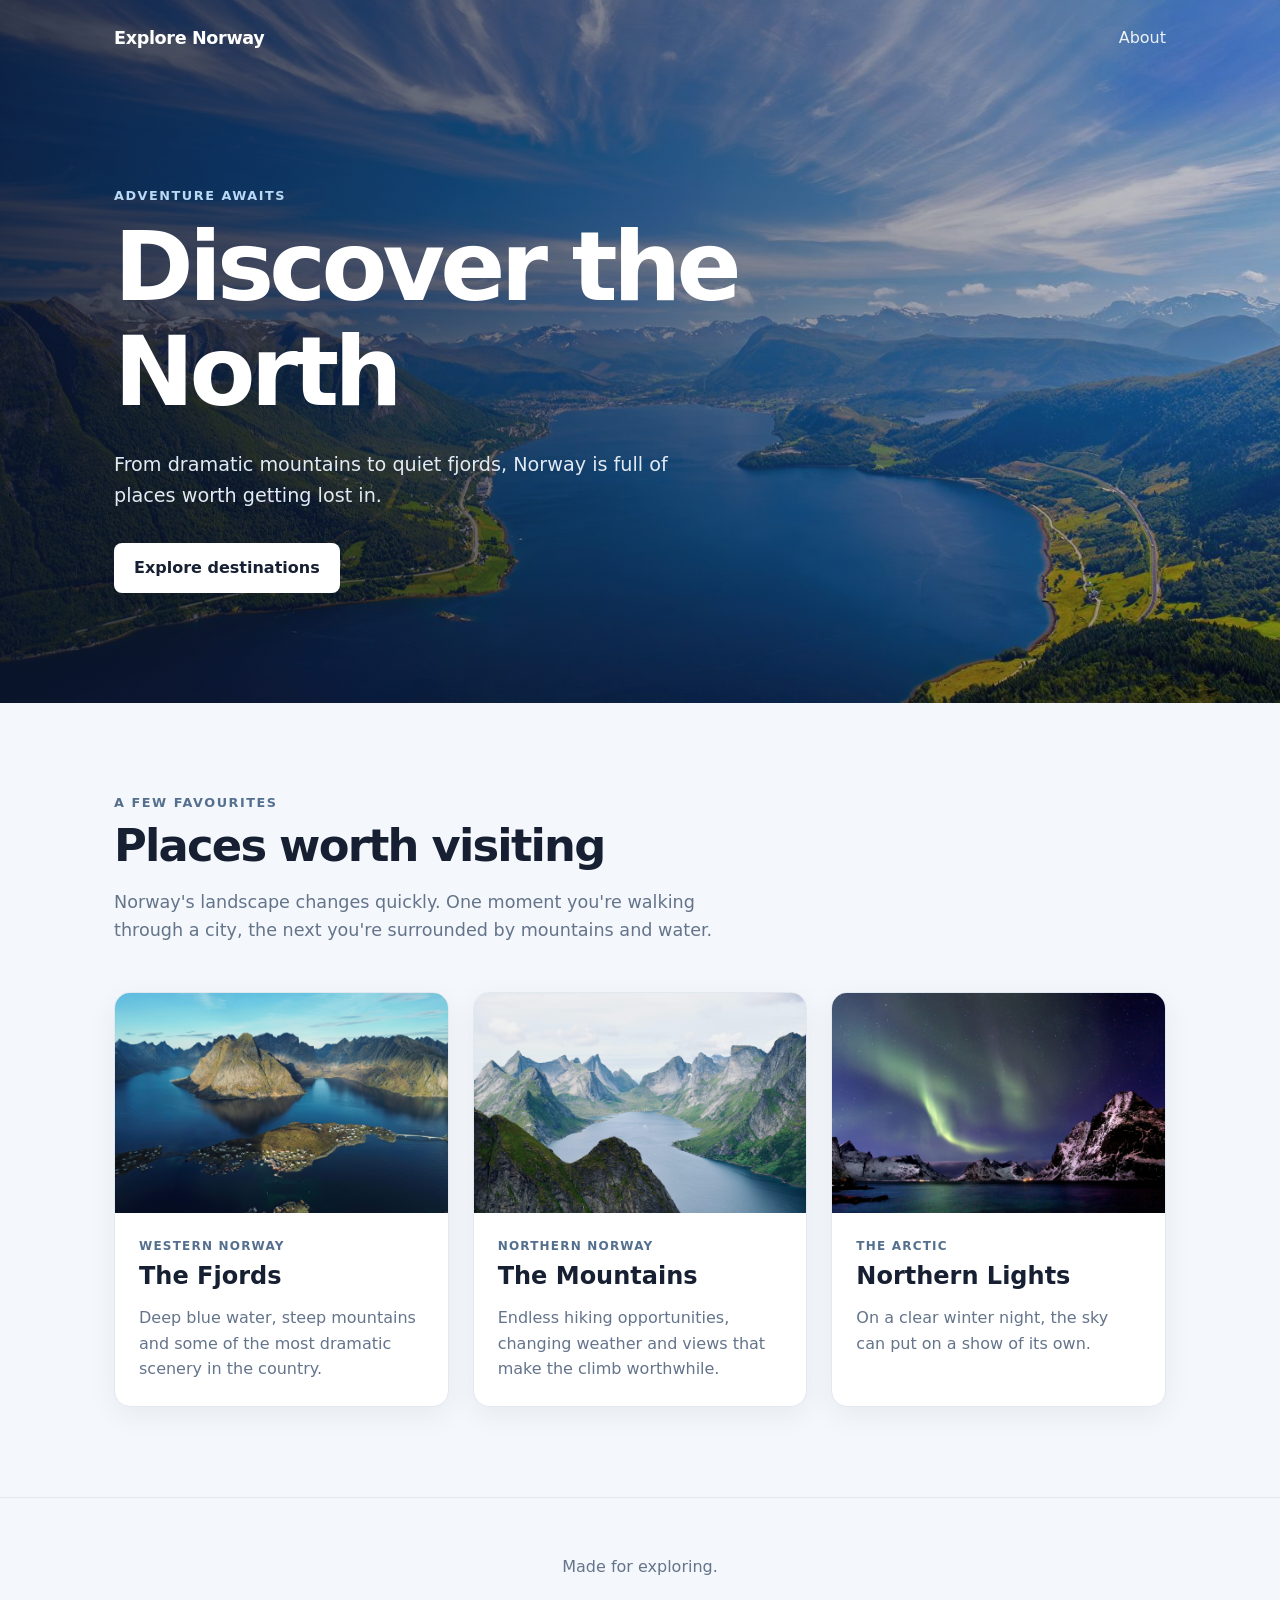
<file: broken-link/index.html>
<!doctype html>
<html lang="en">
  <head>
    <meta charset="UTF-8" />
    <meta name="viewport" content="width=device-width, initial-scale=1.0" />
    <title>Explore Norway</title>
    <link rel="stylesheet" href="assets/style.css" />
  </head>
  <body>
    <header class="hero">
      <nav class="nav">
        <a class="logo" href="index.html">Explore Norway</a>

        <div class="nav-links">
          <a href="about.html">About</a>
        </div>
      </nav>

      <div class="hero-content">
        <p class="eyebrow">Adventure awaits</p>
        <h1>Discover the North</h1>
        <p>
          From dramatic mountains to quiet fjords, Norway is full of places
          worth getting lost in.
        </p>
        <a class="button" href="#destinations">Explore destinations</a>
      </div>
    </header>

    <main>
      <section class="intro">
        <p class="eyebrow">A few favourites</p>
        <h2>Places worth visiting</h2>
        <p>
          Norway's landscape changes quickly. One moment you're walking through
          a city, the next you're surrounded by mountains and water.
        </p>
      </section>

      <section id="destinations" class="cards">
        <article class="card">
          <img
            src="assets/fjord.jpg"
            alt="A Norwegian fjord surrounded by mountains"
          />
          <div class="card-content">
            <p class="location">Western Norway</p>
            <h3>The Fjords</h3>
            <p>
              Deep blue water, steep mountains and some of the most dramatic
              scenery in the country.
            </p>
          </div>
        </article>

        <article class="card">
          <img
            src="assets/mountains.jpg"
            alt="Snow-covered Norwegian mountains"
          />
          <div class="card-content">
            <p class="location">Northern Norway</p>
            <h3>The Mountains</h3>
            <p>
              Endless hiking opportunities, changing weather and views that make
              the climb worthwhile.
            </p>
          </div>
        </article>

        <article class="card">
          <img
            src="assets/aurora.jpg"
            alt="Northern lights over a Norwegian landscape"
          />
          <div class="card-content">
            <p class="location">The Arctic</p>
            <h3>Northern Lights</h3>
            <p>
              On a clear winter night, the sky can put on a show of its own.
            </p>
          </div>
        </article>
      </section>
    </main>

    <footer>
      <p>Made for exploring.</p>
    </footer>
  </body>
</html>
</file>
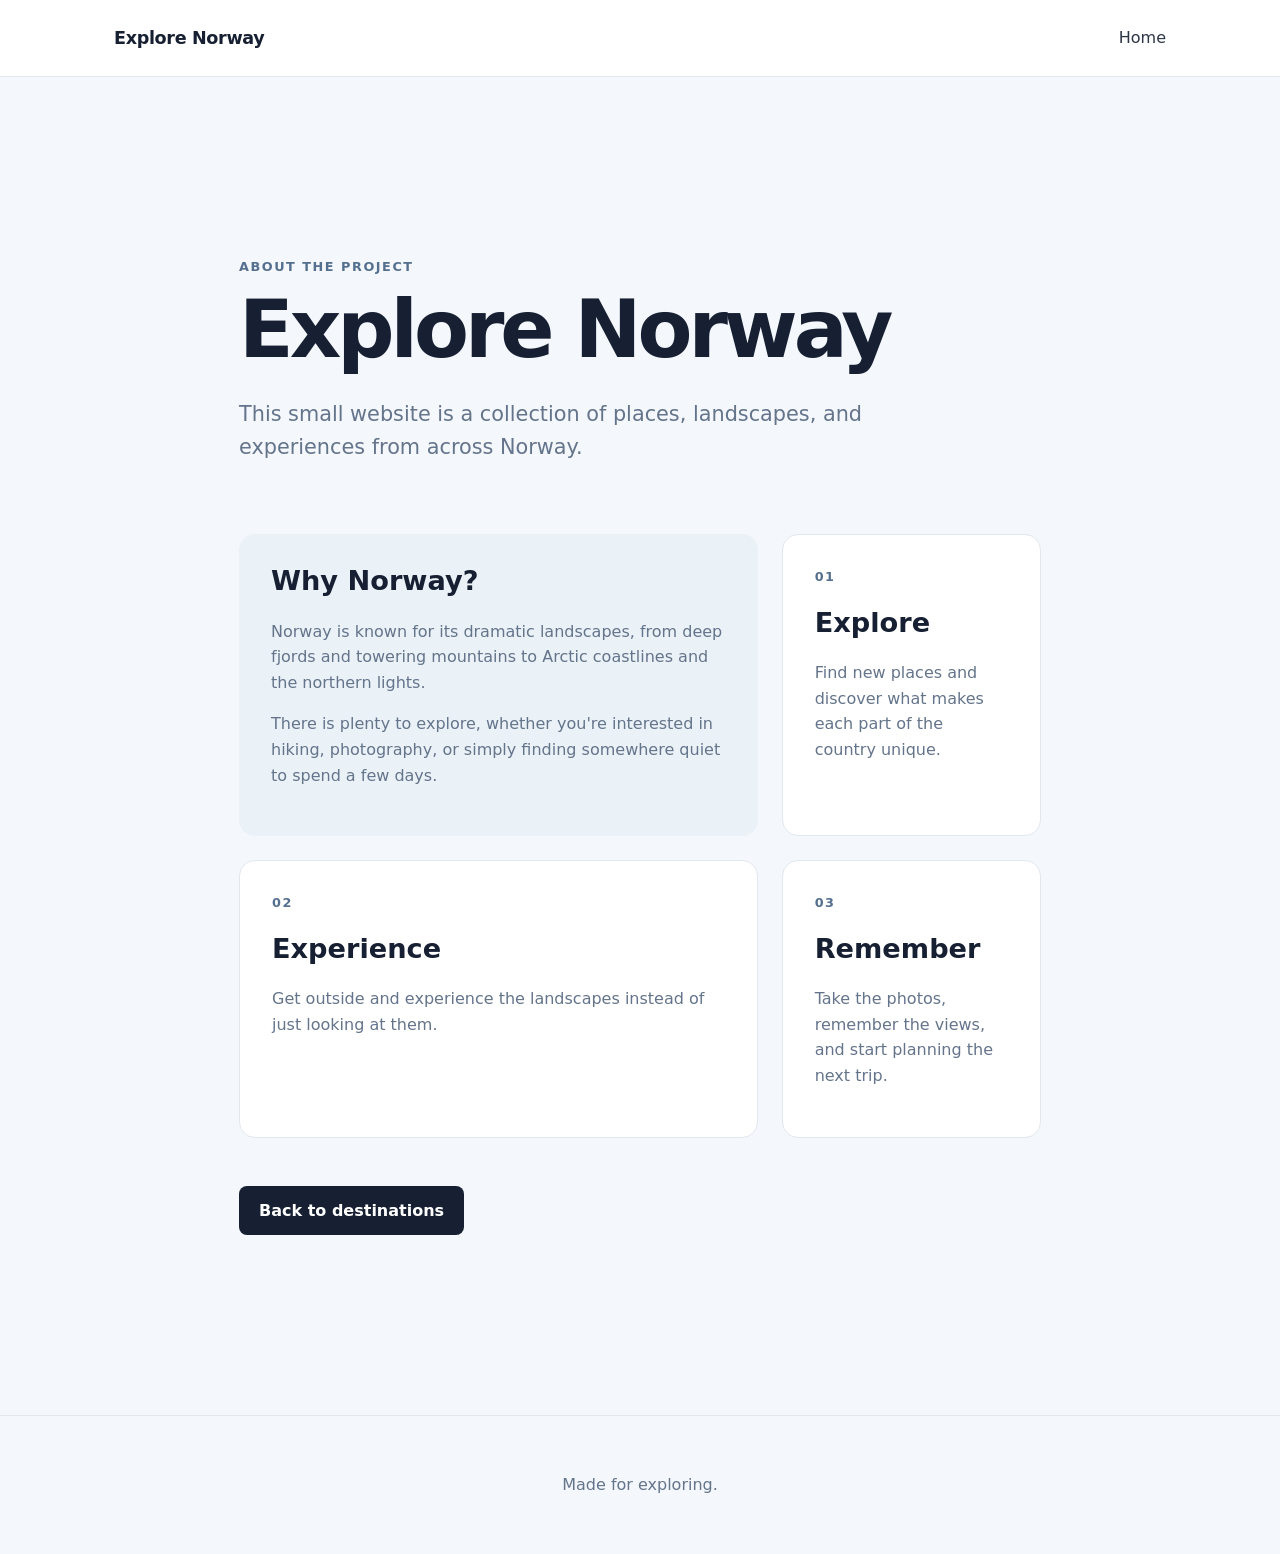
<file: broken-link/about-page.html>
<!doctype html>
<html lang="en">
  <head>
    <meta charset="UTF-8" />
    <meta name="viewport" content="width=device-width, initial-scale=1.0" />
    <title>About — Explore Norway</title>
    <link rel="stylesheet" href="assets/style.css" />
  </head>
  <body>
    <header class="about-header">
      <nav class="nav">
        <a class="logo" href="index.html">Explore Norway</a>

        <div class="nav-links">
          <a href="index.html">Home</a>
        </div>
      </nav>
    </header>

    <main>
      <section class="about-content">
        <p class="eyebrow">About the project</p>
        <h1>Explore Norway</h1>

        <p class="lead">
          This small website is a collection of places, landscapes, and
          experiences from across Norway.
        </p>

        <div class="about-grid">
          <div>
            <h2>Why Norway?</h2>
            <p>
              Norway is known for its dramatic landscapes, from deep fjords and
              towering mountains to Arctic coastlines and the northern lights.
            </p>
            <p>
              There is plenty to explore, whether you're interested in hiking,
              photography, or simply finding somewhere quiet to spend a few
              days.
            </p>
          </div>

          <div class="about-card">
            <span class="about-number">01</span>
            <h2>Explore</h2>
            <p>
              Find new places and discover what makes each part of the country
              unique.
            </p>
          </div>

          <div class="about-card">
            <span class="about-number">02</span>
            <h2>Experience</h2>
            <p>
              Get outside and experience the landscapes instead of just looking
              at them.
            </p>
          </div>

          <div class="about-card">
            <span class="about-number">03</span>
            <h2>Remember</h2>
            <p>
              Take the photos, remember the views, and start planning the next
              trip.
            </p>
          </div>
        </div>

        <a class="button about-button" href="index.html">
          Back to destinations
        </a>
      </section>
    </main>

    <footer>
      <p>Made for exploring.</p>
    </footer>
  </body>
</html>
</file>
<file: broken-link/assets/style.css>
:root {
  font-family:
    Inter,
    system-ui,
    -apple-system,
    BlinkMacSystemFont,
    "Segoe UI",
    sans-serif;
  color: #172033;
  background: #f4f7fb;
  line-height: 1.6;
}

* {
  box-sizing: border-box;
}

html {
  scroll-behavior: smooth;
}

body {
  margin: 0;
}

a {
  color: inherit;
  text-decoration: none;
}

.hero {
  min-height: 70vh;
  color: white;
  background:
    linear-gradient(90deg, rgba(10, 20, 40, 0.8), rgba(10, 20, 40, 0.2)),
    url("hero.jpg") center / cover no-repeat;
}

.nav {
  display: flex;
  align-items: center;
  justify-content: space-between;
  max-width: 1100px;
  margin: 0 auto;
  padding: 24px;
}

.logo {
  font-size: 1.1rem;
  font-weight: 800;
  letter-spacing: -0.02em;
}

.nav-links a {
  opacity: 0.9;
}

.nav-links a:hover {
  opacity: 1;
  text-decoration: underline;
}

.hero-content {
  max-width: 1100px;
  margin: 0 auto;
  padding: 110px 24px;
}

.eyebrow {
  margin: 0 0 8px;
  color: #55708f;
  font-size: 0.8rem;
  font-weight: 800;
  letter-spacing: 0.12em;
  text-transform: uppercase;
}

.hero .eyebrow {
  color: #b9d9f5;
}

h1,
h2,
h3 {
  line-height: 1.1;
}

h1 {
  max-width: 700px;
  margin: 0 0 24px;
  font-size: clamp(3rem, 8vw, 6rem);
  letter-spacing: -0.05em;
}

.hero-content > p:not(.eyebrow) {
  max-width: 600px;
  margin-bottom: 32px;
  font-size: 1.2rem;
  color: #e2eaf3;
}

.button {
  display: inline-block;
  padding: 12px 20px;
  border-radius: 8px;
  background: white;
  color: #172033;
  font-weight: 700;
}

.button:hover {
  transform: translateY(-1px);
}

main {
  max-width: 1100px;
  margin: 0 auto;
  padding: 90px 24px;
}

.intro {
  max-width: 650px;
  margin-bottom: 48px;
}

.intro h2 {
  margin: 0 0 16px;
  font-size: 2.8rem;
  letter-spacing: -0.04em;
}

.intro > p:last-child {
  color: #64748b;
  font-size: 1.1rem;
}

.cards {
  display: grid;
  grid-template-columns: repeat(3, 1fr);
  gap: 24px;
}

.card {
  overflow: hidden;
  border: 1px solid #e2e8f0;
  border-radius: 16px;
  background: white;
  box-shadow: 0 8px 30px rgba(20, 35, 55, 0.06);
}

.card img {
  display: block;
  width: 100%;
  height: 220px;
  object-fit: cover;
}

.card-content {
  padding: 24px;
}

.card-content .location {
  margin: 0 0 6px;
  color: #55708f;
  font-size: 0.75rem;
  font-weight: 800;
  letter-spacing: 0.1em;
  text-transform: uppercase;
}

.card h3 {
  margin: 0 0 10px;
  font-size: 1.5rem;
}

.card p:last-child {
  margin-bottom: 0;
  color: #64748b;
}

footer {
  padding: 40px 24px;
  border-top: 1px solid #e2e8f0;
  color: #64748b;
  text-align: center;
}

@media (max-width: 800px) {
  .cards {
    grid-template-columns: 1fr;
  }

  .hero {
    min-height: 600px;
  }
}

.about-header {
  border-bottom: 1px solid #e2e8f0;
  background: white;
}

.about-header .nav {
  color: #172033;
}

.about-content {
  max-width: 850px;
  margin: 0 auto;
  padding: 90px 24px;
}

.about-content h1 {
  margin: 0 0 24px;
  max-width: none;
  color: #172033;
  font-size: clamp(3rem, 8vw, 5rem);
}

.lead {
  max-width: 700px;
  margin: 0 0 70px;
  color: #64748b;
  font-size: 1.3rem;
}

.about-grid {
  display: grid;
  grid-template-columns: 2fr 1fr;
  gap: 24px;
}

.about-grid > div:first-child {
  padding: 32px;
  border-radius: 16px;
  background: #eaf1f7;
}

.about-grid h2 {
  margin-top: 0;
  font-size: 1.7rem;
}

.about-grid p {
  color: #64748b;
}

.about-card {
  padding: 32px;
  border: 1px solid #e2e8f0;
  border-radius: 16px;
  background: white;
}

.about-number {
  display: block;
  margin-bottom: 20px;
  color: #55708f;
  font-size: 0.8rem;
  font-weight: 800;
  letter-spacing: 0.12em;
}

.about-button {
  margin-top: 48px;
  background: #172033;
  color: white;
}

@media (max-width: 700px) {
  .about-grid {
    grid-template-columns: 1fr;
  }
}
</file>
